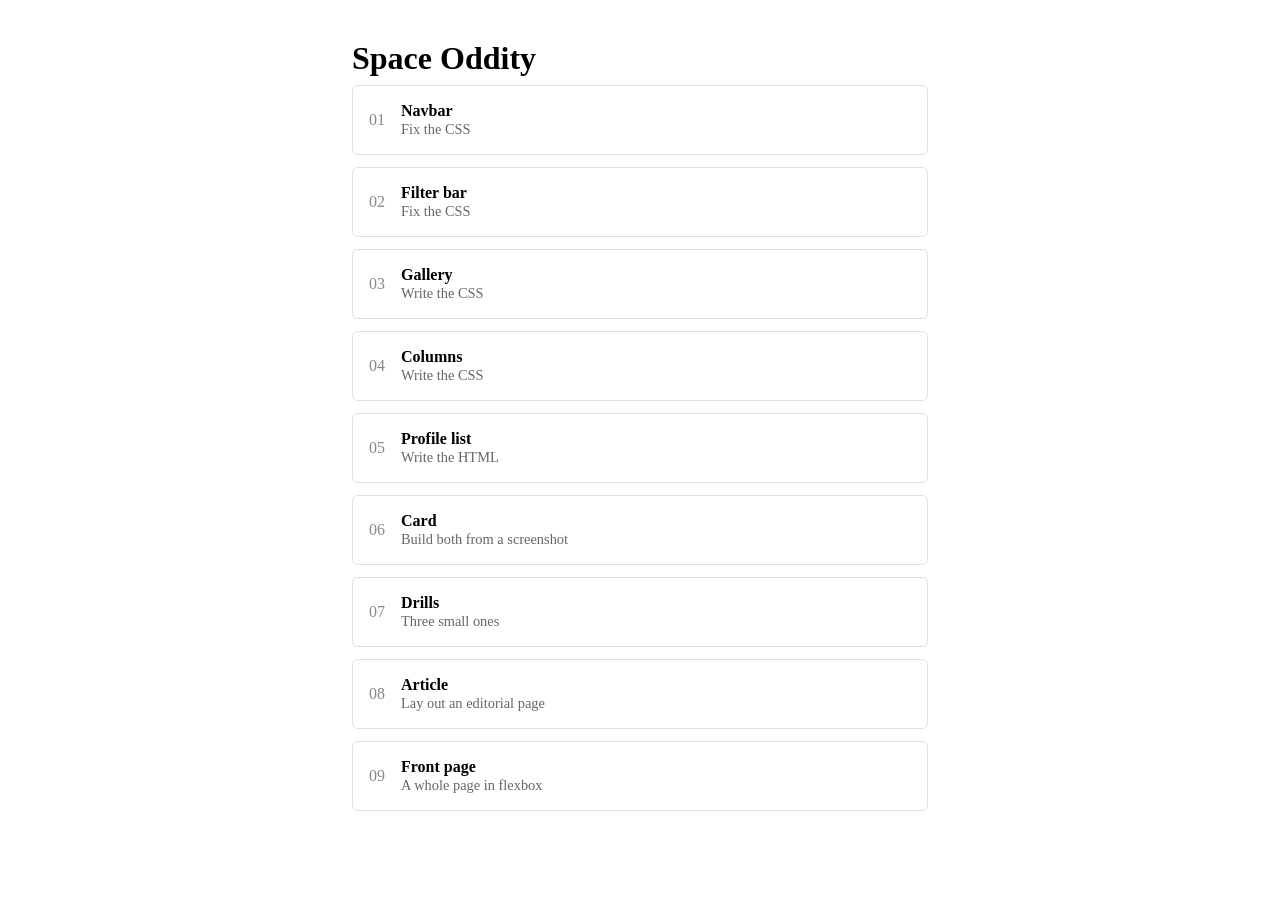
<file: index.html>
<!DOCTYPE html>
<html lang="en">
<head>
  <meta charset="UTF-8">
  <meta name="viewport" content="width=device-width, initial-scale=1.0">
  <title>Space Oddity: flexbox exercises</title>
  <link rel="stylesheet" href="shared.css">
  <style>
    main {
      max-width: 640px;
      margin: 0 auto;
      padding: 2rem;
    }
    h1 { margin: 0 0 0.5rem; }
    .lead { color: #444; margin: 0 0 2rem; }
    .list { display: flex; flex-direction: column; gap: 0.75rem; }
    .row {
      display: flex;
      align-items: center;
      gap: 1rem;
      padding: 1rem;
      border: 1px solid #e0e0e2;
      border-radius: 6px;
      background: #fff;
      color: inherit;
      text-decoration: none;
    }
    .row:hover { border-color: #2563eb; }
    .num { color: #888; font-variant-numeric: tabular-nums; }
    .row .body { flex: 1; }
    .row .body strong { display: block; }
    .row .body span { color: #666; font-size: 0.9rem; }
    .tag { font-size: 0.8rem; color: #666; }
  </style>
</head>
<body>
  <main>
    <h1>Space Oddity</h1>
    <div class="list">
      <a class="row" href="01-navbar/index.html">
        <span class="num">01</span>
        <span class="body"><strong>Navbar</strong><span>Fix the CSS</span></span>
      </a>
      <a class="row" href="02-filter-bar/index.html">
        <span class="num">02</span>
        <span class="body"><strong>Filter bar</strong><span>Fix the CSS</span></span>
      </a>
      <a class="row" href="03-gallery/index.html">
        <span class="num">03</span>
        <span class="body"><strong>Gallery</strong><span>Write the CSS</span></span>
      </a>
      <a class="row" href="04-columns/index.html">
        <span class="num">04</span>
        <span class="body"><strong>Columns</strong><span>Write the CSS</span></span>
      </a>
      <a class="row" href="05-profile-list/index.html">
        <span class="num">05</span>
        <span class="body"><strong>Profile list</strong><span>Write the HTML</span></span>
      </a>
      <a class="row" href="06-card/index.html">
        <span class="num">06</span>
        <span class="body"><strong>Card</strong><span>Build both from a screenshot</span></span>
      </a>
      <a class="row" href="07-drills/index.html">
        <span class="num">07</span>
        <span class="body"><strong>Drills</strong><span>Three small ones</span></span>
      </a>
      <a class="row" href="08-article/index.html">
        <span class="num">08</span>
        <span class="body"><strong>Article</strong><span>Lay out an editorial page</span></span>
      </a>
      <a class="row" href="09-front-page/index.html">
        <span class="num">09</span>
        <span class="body"><strong>Front page</strong><span>A whole page in flexbox</span></span>
      </a>
    </div>
  </main>
</body>
</html>
</file>
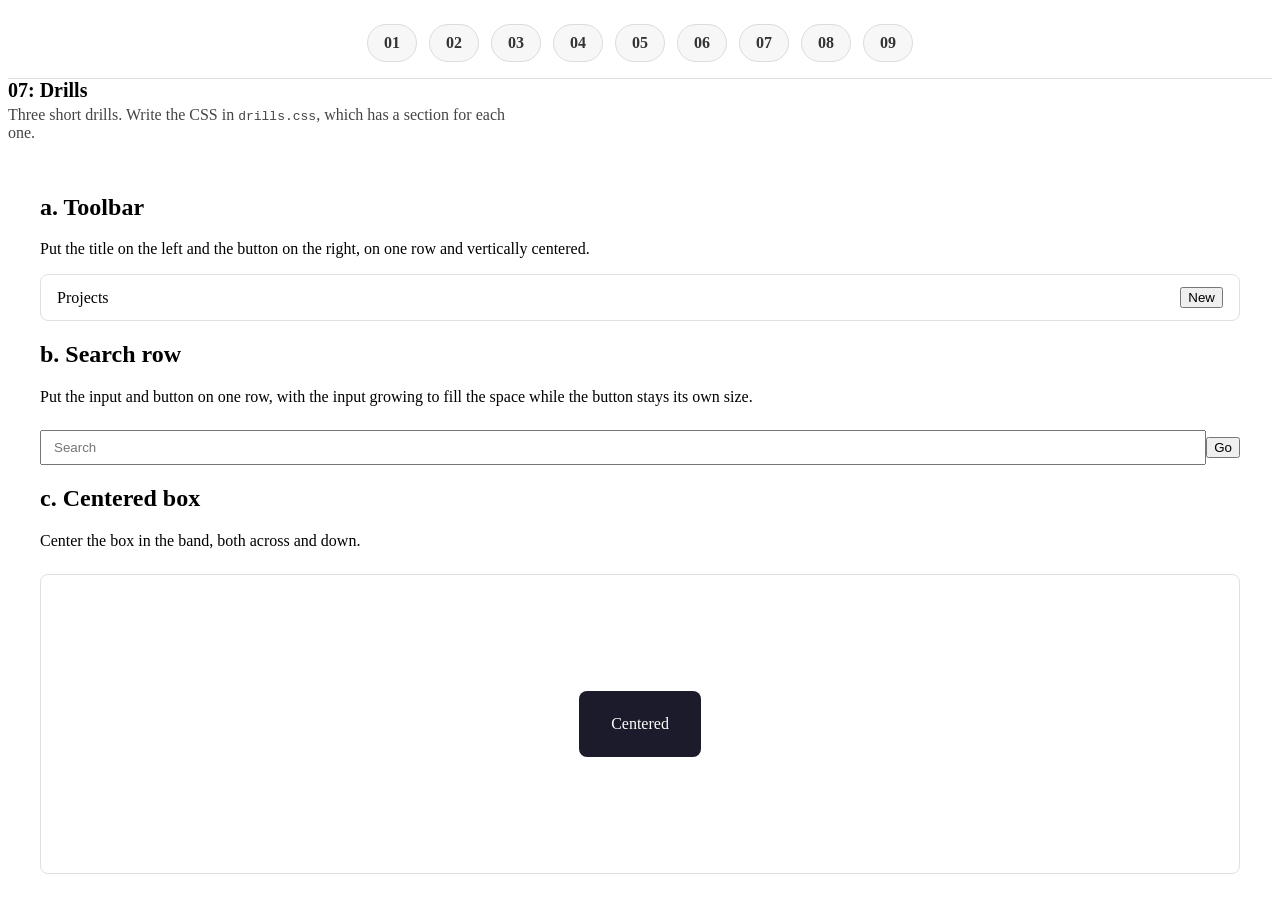
<file: 07-drills/index.html>
<!doctype html>
<html lang="en">
  <head>
    <meta charset="UTF-8" />
    <meta name="viewport" content="width=device-width, initial-scale=1.0" />
    <title>07: Drills</title>
    <link rel="stylesheet" href="../shared.css" />
    <link rel="stylesheet" href="drills.css" />
  </head>
  <body>
  <nav class="exercise-nav">
  <a href="../01-navbar/index.html">01</a>
  <a href="../02-filter-bar/index.html">02</a>
  <a href="../03-gallery/index.html">03</a>
  <a href="../04-columns/index.html">04</a>
  <a href="../05-profile-list/index.html">05</a>
  <a href="../06-card/index.html">06</a>
  <a href="../07-drills/index.html">07</a>
  <a href="../08-article/index.html">08</a>
  <a href="../09-front-page/index.html">09</a>
</nav>
    <div class="brief">
      <h1>07: Drills</h1>
      <p>
        Three short drills. Write the CSS in <code>drills.css</code>, which has a section for each
        one.
      </p>
    </div>

    <div class="stage">
      <h2>a. Toolbar</h2>
      <p>
        Put the title on the left and the button on the right, on one row and vertically centered.
      </p>
      <div class="toolbar">
        <span class="title">Projects</span>
        <button>New</button>
      </div>

      <h2>b. Search row</h2>
      <p>
        Put the input and button on one row, with the input growing to fill the space while the
        button stays its own size.
      </p>
      <div class="search">
        <input type="text" placeholder="Search" />
        <button>Go</button>
      </div>

      <h2>c. Centered box</h2>
      <p>Center the box in the band, both across and down.</p>
      <div class="hero">
        <div class="box">Centered</div>
      </div>
    </div>
  </body>
</html>
</file>
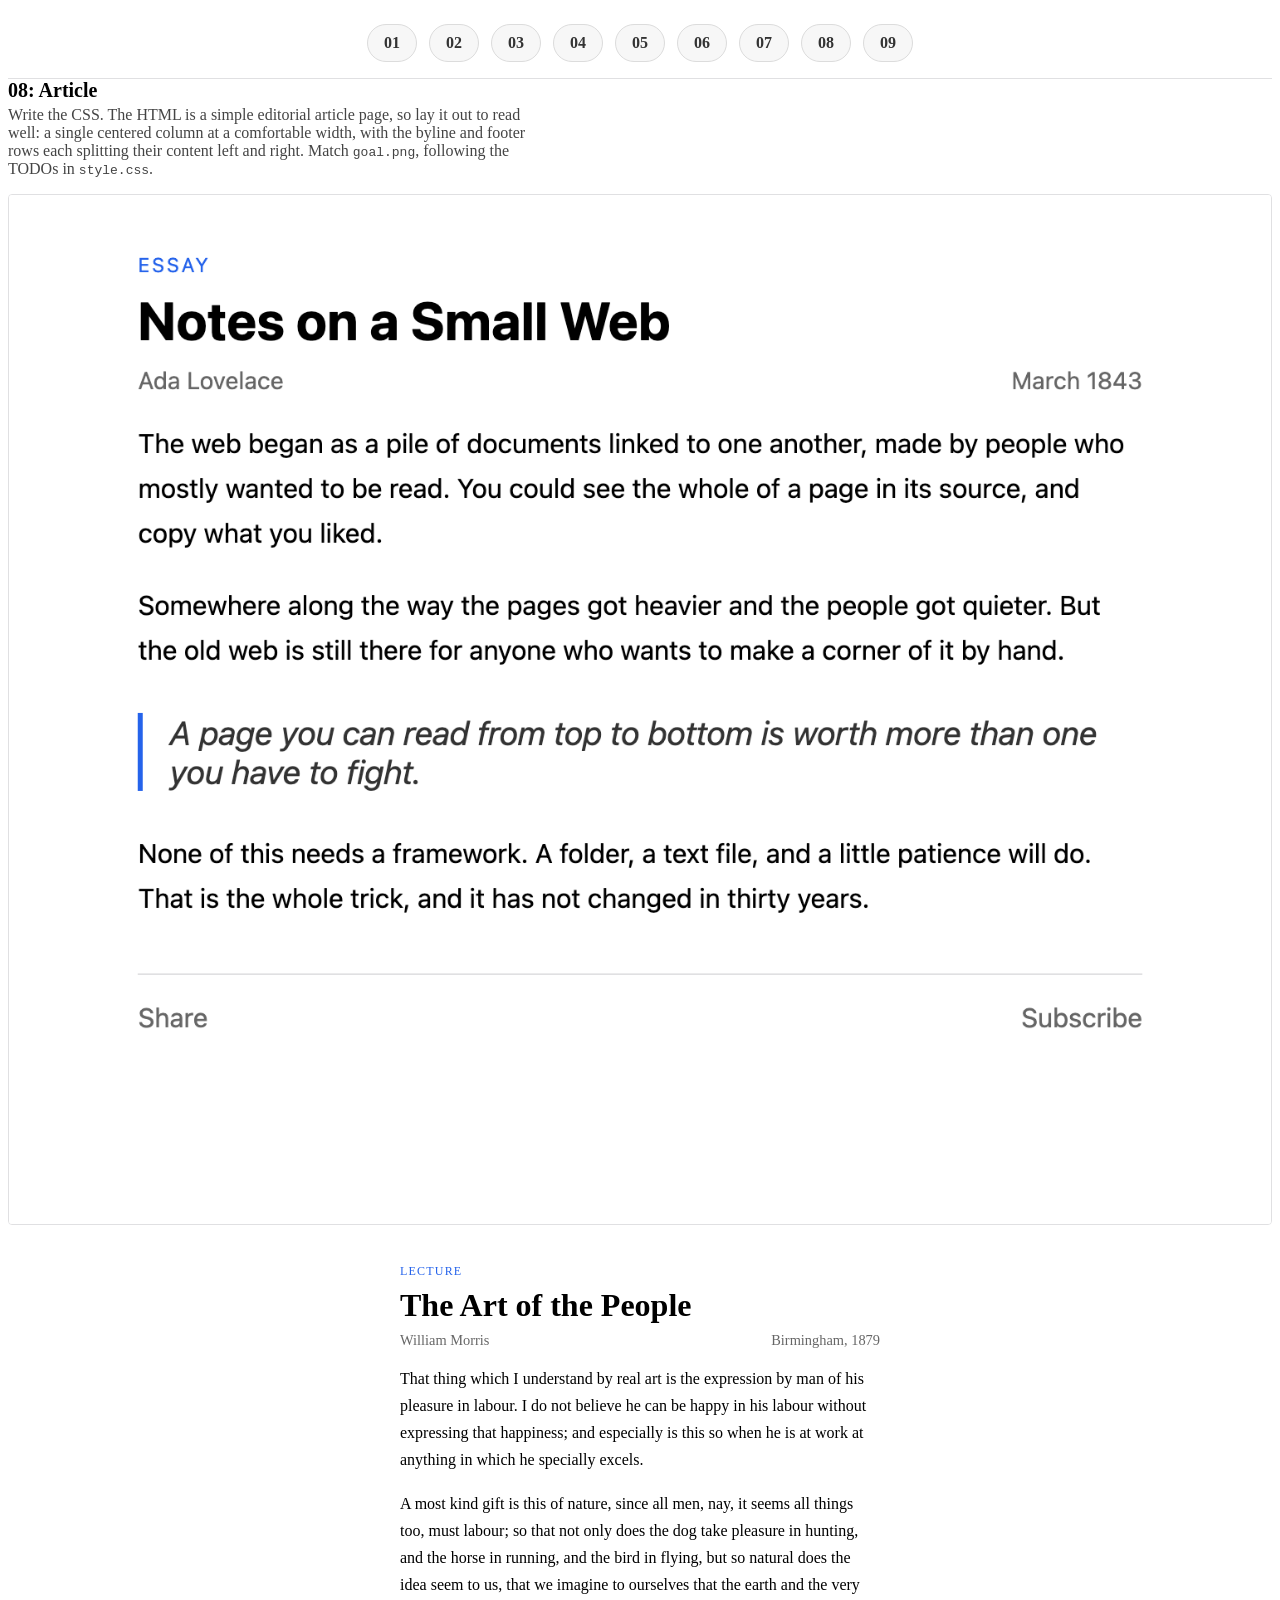
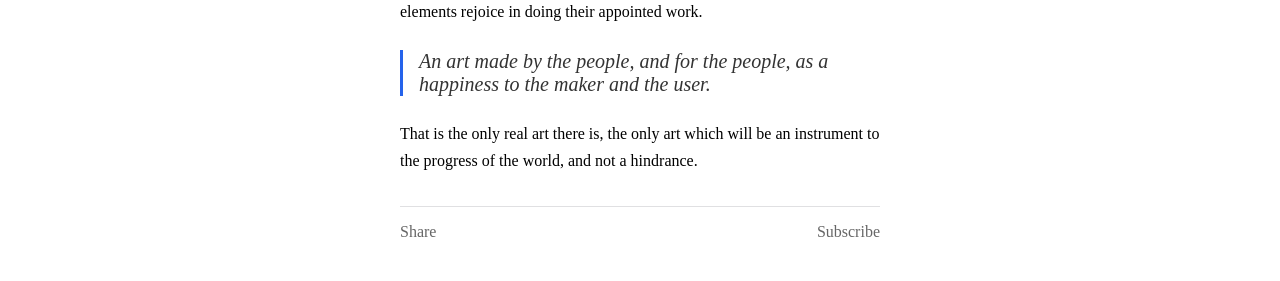
<file: 08-article/index.html>
<!DOCTYPE html>
<html lang="en">
<head>
  <meta charset="UTF-8">
  <meta name="viewport" content="width=device-width, initial-scale=1.0">
  <title>08: Article</title>
  <link rel="stylesheet" href="../shared.css">
  <link rel="stylesheet" href="style.css">
</head>
<body>
  <nav class="exercise-nav">
  <a href="../01-navbar/index.html">01</a>
  <a href="../02-filter-bar/index.html">02</a>
  <a href="../03-gallery/index.html">03</a>
  <a href="../04-columns/index.html">04</a>
  <a href="../05-profile-list/index.html">05</a>
  <a href="../06-card/index.html">06</a>
  <a href="../07-drills/index.html">07</a>
  <a href="../08-article/index.html">08</a>
  <a href="../09-front-page/index.html">09</a>
</nav>
  <div class="brief">
    <h1>08: Article</h1>
    <p>Write the CSS. The HTML is a simple editorial article page, so lay it out to read well: a single centered column at a comfortable width, with the byline and footer rows each splitting their content left and right. Match <code>goal.png</code>, following the TODOs in <code>style.css</code>.</p>
    <img class="goal" src="goal.png" alt="A centered article column with a kicker, headline, a byline split left and right, body text, a pull quote, and a footer row">
  </div>

  <div class="stage">
    <article class="post">
      <header class="post-head">
        <p class="kicker">Lecture</p>
        <h1>The Art of the People</h1>
        <div class="byline">
          <span>William Morris</span>
          <span>Birmingham, 1879</span>
        </div>
      </header>

      <p>That thing which I understand by real art is the expression by man of his pleasure in labour. I do not believe he can be happy in his labour without expressing that happiness; and especially is this so when he is at work at anything in which he specially excels.</p>

      <p>A most kind gift is this of nature, since all men, nay, it seems all things too, must labour; so that not only does the dog take pleasure in hunting, and the horse in running, and the bird in flying, but so natural does the idea seem to us, that we imagine to ourselves that the earth and the very elements rejoice in doing their appointed work.</p>

      <blockquote>An art made by the people, and for the people, as a happiness to the maker and the user.</blockquote>

      <p>That is the only real art there is, the only art which will be an instrument to the progress of the world, and not a hindrance.</p>

      <footer class="post-foot">
        <span>Share</span>
        <span>Subscribe</span>
      </footer>
    </article>
  </div>
</body>
</html>
</file>
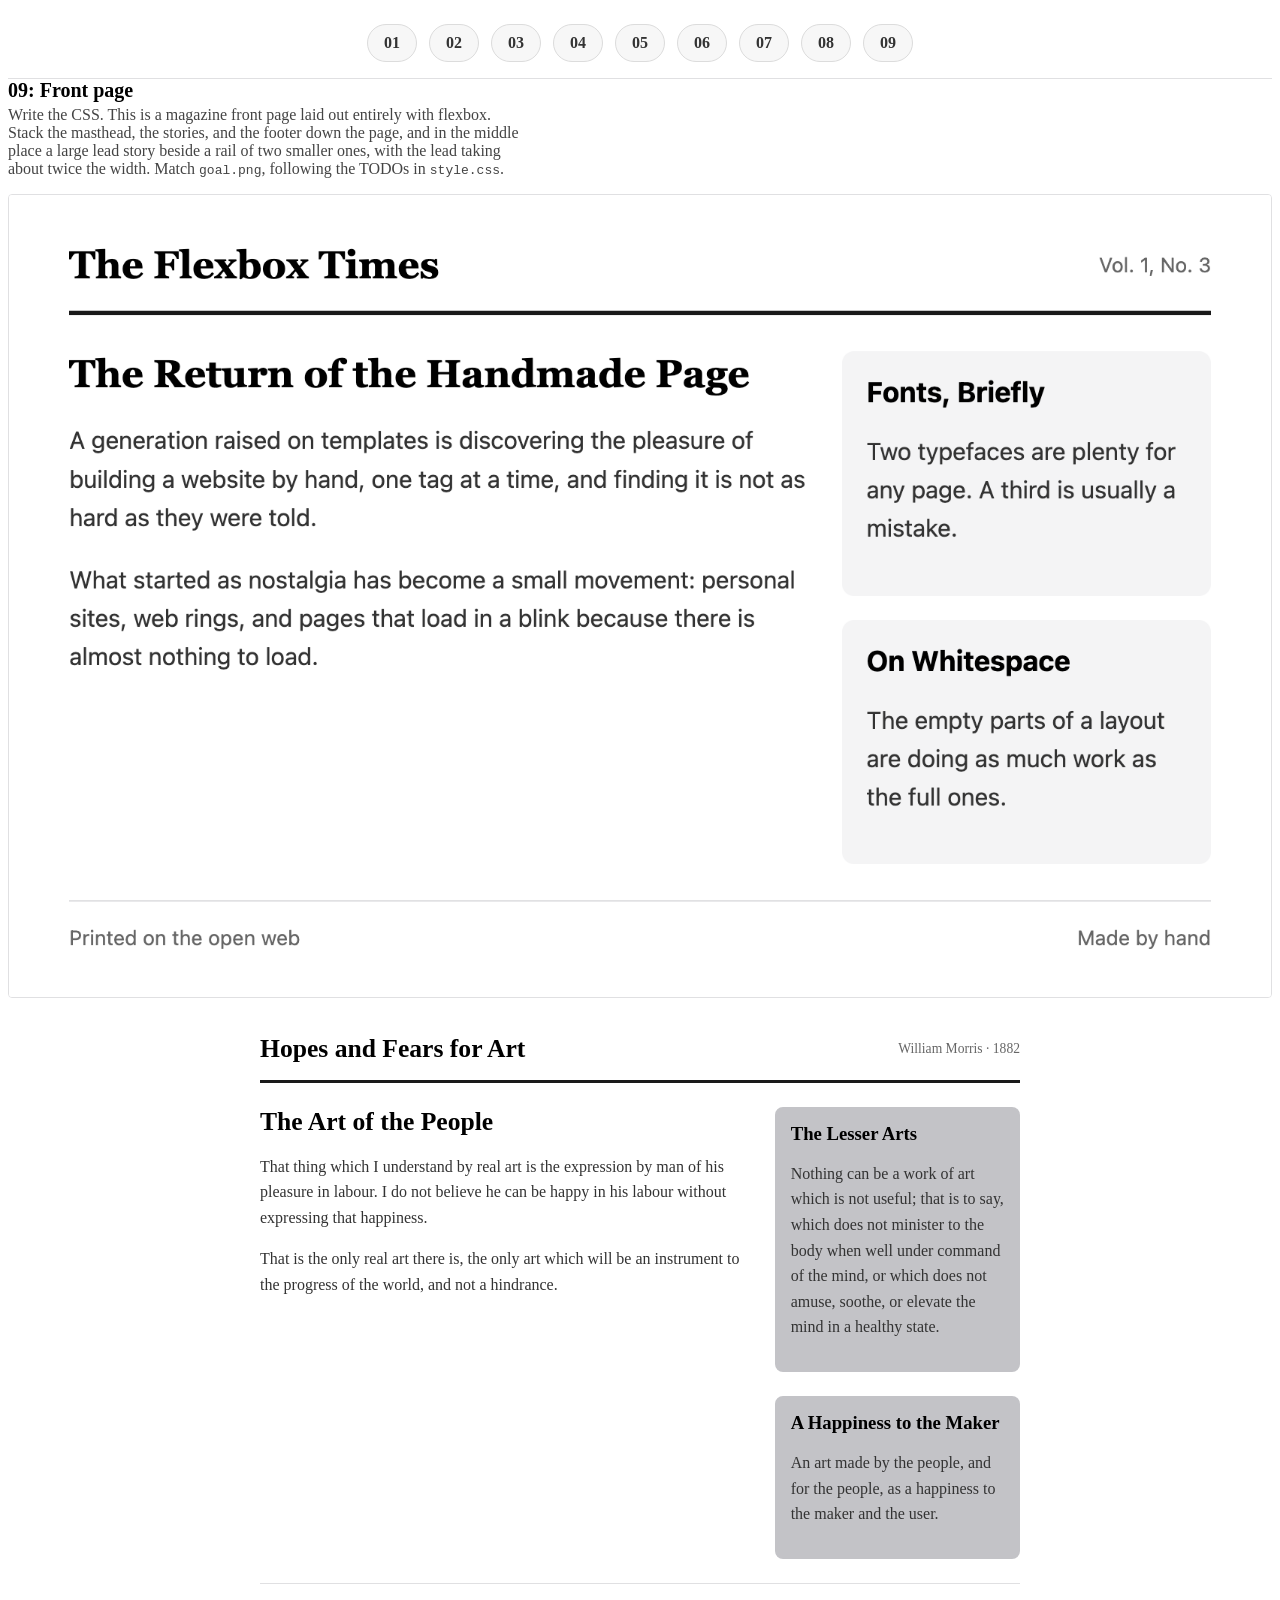
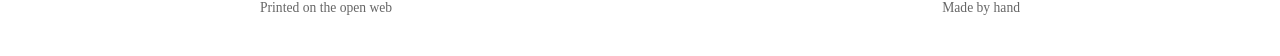
<file: 09-front-page/index.html>
<!DOCTYPE html>
<html lang="en">
<head>
  <meta charset="UTF-8">
  <meta name="viewport" content="width=device-width, initial-scale=1.0">
  <title>09: Front page</title>
  <link rel="stylesheet" href="../shared.css">
  <link rel="stylesheet" href="style.css">
</head>
<body>
  <nav class="exercise-nav">
  <a href="../01-navbar/index.html">01</a>
  <a href="../02-filter-bar/index.html">02</a>
  <a href="../03-gallery/index.html">03</a>
  <a href="../04-columns/index.html">04</a>
  <a href="../05-profile-list/index.html">05</a>
  <a href="../06-card/index.html">06</a>
  <a href="../07-drills/index.html">07</a>
  <a href="../08-article/index.html">08</a>
  <a href="../09-front-page/index.html">09</a>
</nav>
  <div class="brief">
    <h1>09: Front page</h1>
    <p>Write the CSS. This is a magazine front page laid out entirely with flexbox. Stack the masthead, the stories, and the footer down the page, and in the middle place a large lead story beside a rail of two smaller ones, with the lead taking about twice the width. Match <code>goal.png</code>, following the TODOs in <code>style.css</code>.</p>
    <img class="goal" src="goal.png" alt="A masthead, then a wide lead story beside a narrow rail of two stacked stories, then a footer">
  </div>

  <div class="stage">
    <div class="paper">
      <header class="masthead">
        <span class="title">Hopes and Fears for Art</span>
        <span class="issue">William Morris &middot; 1882</span>
      </header>

      <main class="stories">
        <article class="lead">
          <h2>The Art of the People</h2>
          <p>That thing which I understand by real art is the expression by man of his pleasure in labour. I do not believe he can be happy in his labour without expressing that happiness.</p>
          <p>That is the only real art there is, the only art which will be an instrument to the progress of the world, and not a hindrance.</p>
        </article>

        <aside class="rail">
          <article class="brief-story">
            <h3>The Lesser Arts</h3>
            <p>Nothing can be a work of art which is not useful; that is to say, which does not minister to the body when well under command of the mind, or which does not amuse, soothe, or elevate the mind in a healthy state.</p>
          </article>
          <article class="brief-story">
            <h3>A Happiness to the Maker</h3>
            <p>An art made by the people, and for the people, as a happiness to the maker and the user.</p>
          </article>
        </aside>
      </main>

      <footer class="colophon">
        <span>Printed on the open web</span>
        <span>Made by hand</span>
      </footer>
    </div>
  </div>
</body>
</html>
</file>
<file: shared.css>
/* Common styles shared by every exercise. You work in each exercise's
   own style.css, not here!! */

* {
  box-sizing: border-box;
}ly: system-ui, sans-serif;
  color: #1a1a1a;
  background: #f4f4f5;
  line-height: 1.5;
}

.brief {
  padding: 1.5rem 2rem;
  border-bottom: 1px solid #e0e0e2;
  background: #fff;
}

.brief h1 {
  margin: 0 0 0.25rem;
  font-size: 1.25rem;
}

.brief p {
  margin: 0;
  max-width: 65ch;
  color: #444;
}

.brief a {
  color: #2563eb;
}

.brief .goal {
  margin-top: 1rem;
  max-width: 100%;
  border: 1px solid #e0e0e2;
  border-radius: 4px;
}

.stage {
  padding: 2rem;
}

.exercise-nav {
  display: flex;
  justify-content: center;
  flex-wrap: wrap;
  gap: 0.75rem;
 padding: 1rem 2rem;
  background: #fff;
  border-bottom: 1px solid #e0e0e2;
}

.exercise-nav a {
  padding: 0.55rem 1rem;
 border: 1px solid #dcdcdc;
 border-radius: 999px;
 background: #f7f7f7;
color: #333;
text-decoration: none;
font-weight: 600;
}

.exercise-nav a:hover {
  background: #c6121e;
  color: #fff;
  border-color: #1ec553;
  transition: 1s ease;
}
</file>
<file: 07-drills/drills.css>
/* a. Toolbar: title left, button far right, one row, centered. */
.toolbar {
  /* TODO */
  display: flex;
  justify-content: space-between;
  align-items: center;
  padding: 0.75rem 1rem;
  border: 1px solid #e0e0e2;
  border-radius: 8px;
  background: #fff;
}

/* b. Search row: input grows, button keeps its size. */
.search {

  display: flex;
  flex-direction: row;
  align-items: center;
  margin-top: 1.5rem;
  justify-content: flex-end;
}
.search input {
  /* TODO: grow to fill */
  padding: 0.5rem 0.75rem;
  flex-grow: 1;
}

/* c. Centered box: center it across and down the band. */
.hero {
  /* TODO */
  display: flex;
  justify-content: center;
  align-items: center;
  min-height: 300px;
  margin-top: 1.5rem;
  border: 1px solid #e0e0e2;
  border-radius: 8px;
  background: #fff;
}
.box {
  padding: 1.5rem 2rem;
  background: #1b1b2b;
  color: #fff;
  border-radius: 8px;
}
</file>
<file: 08-article/style.css>
.post {
  /* TODO: center the column and give it a readable width
     (max-width around 60ch, and margin to center it) */
     max-width: 60ch;
     margin: 0 auto;
}

.byline {
  /* TODO: author on the left, date on the right, on one row */
  display: flex;
  align-items: center;
  justify-content: space-between;
  color: #666;
  font-size: 0.9rem;
  margin-top: 0.5rem;
}

.post-foot {
  /* TODO: same as the byline */
  display: flex;
  align-items: center;
  justify-content: space-between;
  margin-top: 2rem;
  padding-top: 1rem;
  border-top: 1px solid #e0e0e2;
  color: #666;
}

.kicker {
  margin: 0;
  text-transform: uppercase;
  letter-spacing: 0.1em;
  font-size: 0.75rem;
  color: #2563eb;
}

.post-head h1 {
  margin: 0.25rem 0;
  font-size: 2rem;
  line-height: 1.2;
}

.post p {
  line-height: 1.7;
}

.post blockquote {
  margin: 1.5rem 0;
  padding-left: 1rem;
  border-left: 3px solid #2563eb;
  font-size: 1.25rem;
  font-style: italic;
  color: #333;
}
</file>
<file: 09-front-page/style.css>
.paper {
  /* TODO: stack masthead, stories, footer down the page */
  display: flex;
  flex-direction: column;
  max-width: 760px;
  margin: 0 auto;
  gap: 1.5rem;
}

.masthead {
  /* TODO: title on the left, issue on the right, on one row, centered */
  display: flex;
  justify-content: space-between;
  align-items: center;
  padding-bottom: 1rem;
  border-bottom: 3px solid #1a1a1a;
}

.stories {
  /* TODO: lead and rail side by side, with a gap */
  display: flex;
  gap: 1.5rem;
}

.lead {
  /* TODO: the lead takes about twice the width of the rail */
  flex: 2;
}

.rail {
  /* TODO: stack the two small stories with a gap */
  display: flex;
  flex-direction: column;
  gap: 1.5rem;
  flex: 1;
}

/* Styling below is done. Leave it. */
.title {
  font-size: 1.6rem;
  font-weight: 800;
  font-family: Georgia, serif;
}

.issue {
  color: #666;
  font-size: 0.85rem;
}

.lead h2 {
  margin: 0 0 0.5rem;
  font-size: 1.6rem;
  line-height: 1.2;
  font-family: Georgia, serif;
}

.lead p, .brief-story p {
  line-height: 1.6;
  color: #333;
}

.brief-story {
  padding: 1rem;
  background: #c3c3c7;
  border-radius: 8px;
}

.brief-story h3 {
  margin: 0 0 0.4rem;
}

.colophon {
  /* TODO: same left/right split as the masthead */
  display: flex;
  justify-content: space-between;
  align-items: center;
  padding-top: 1rem;
  border-top: 1px solid #e0e0e2;
  color: #666;
  font-size: 0.85rem;
}
</file>
